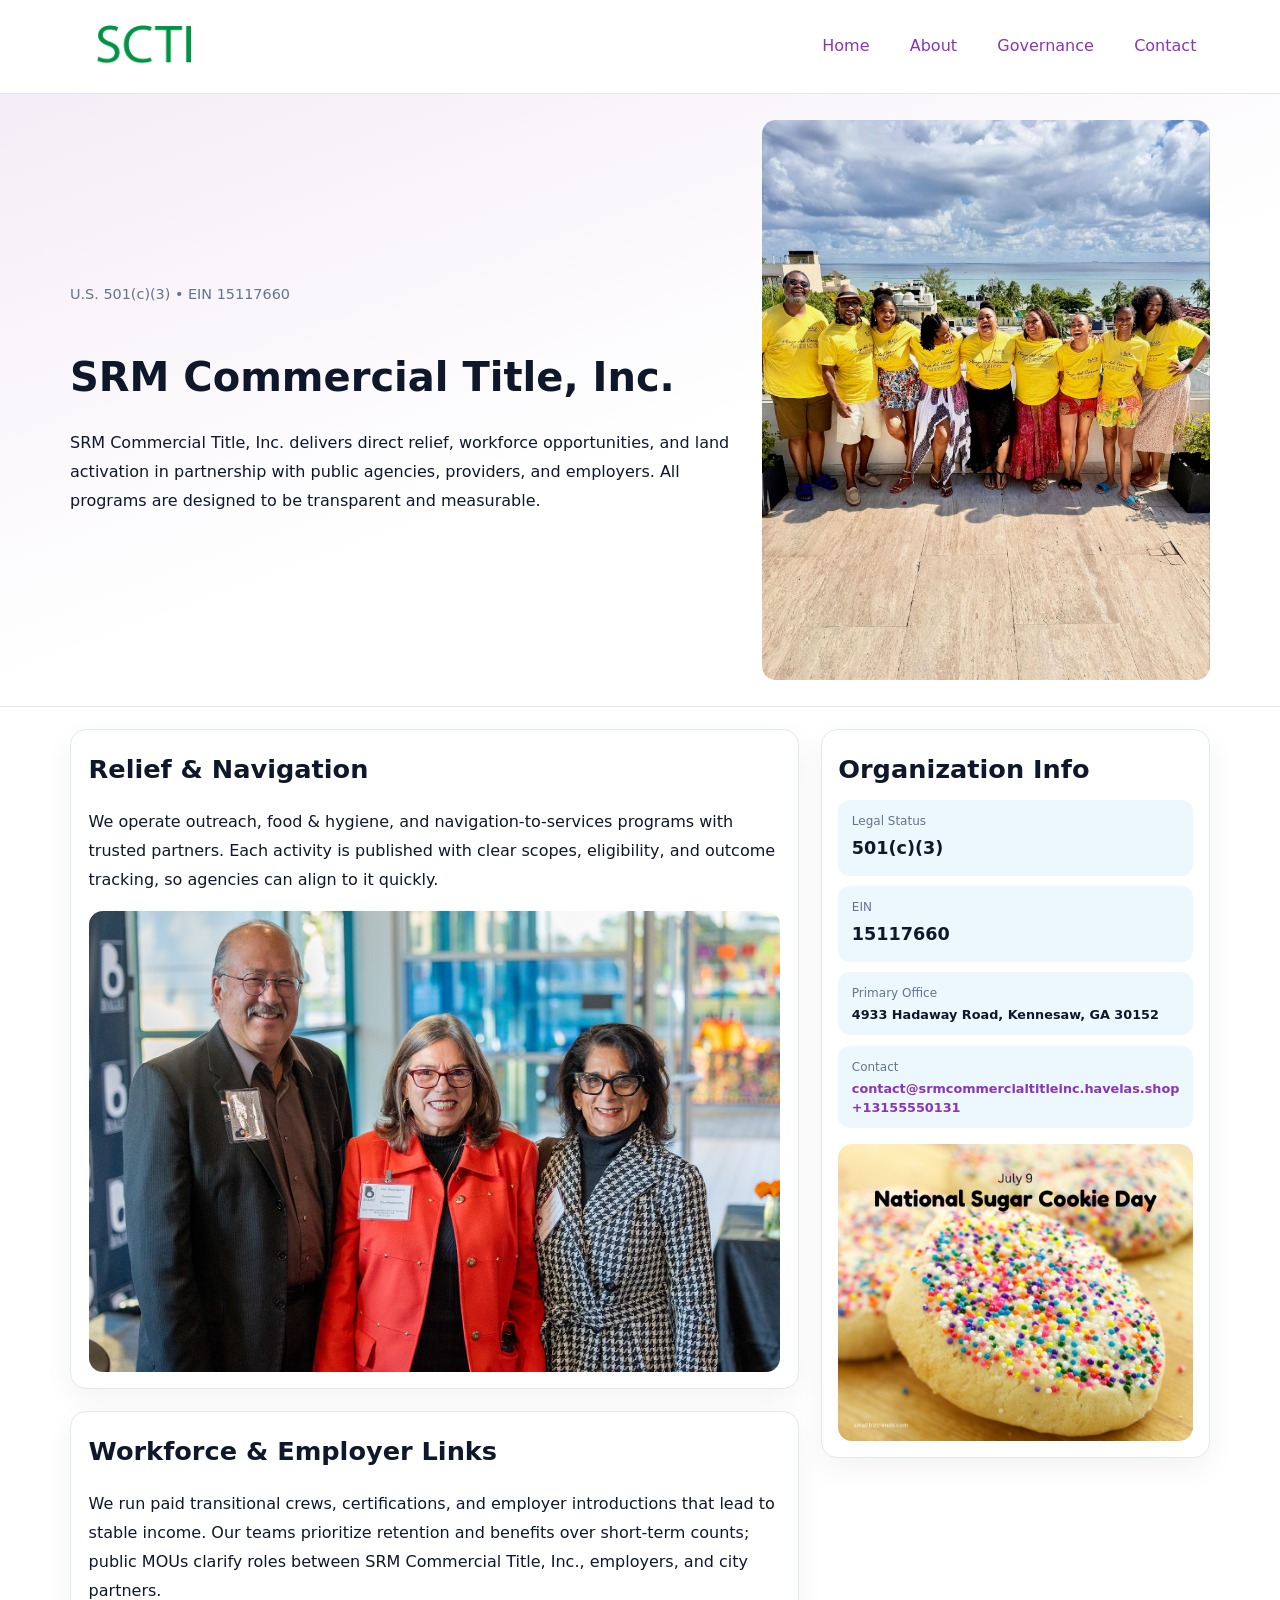
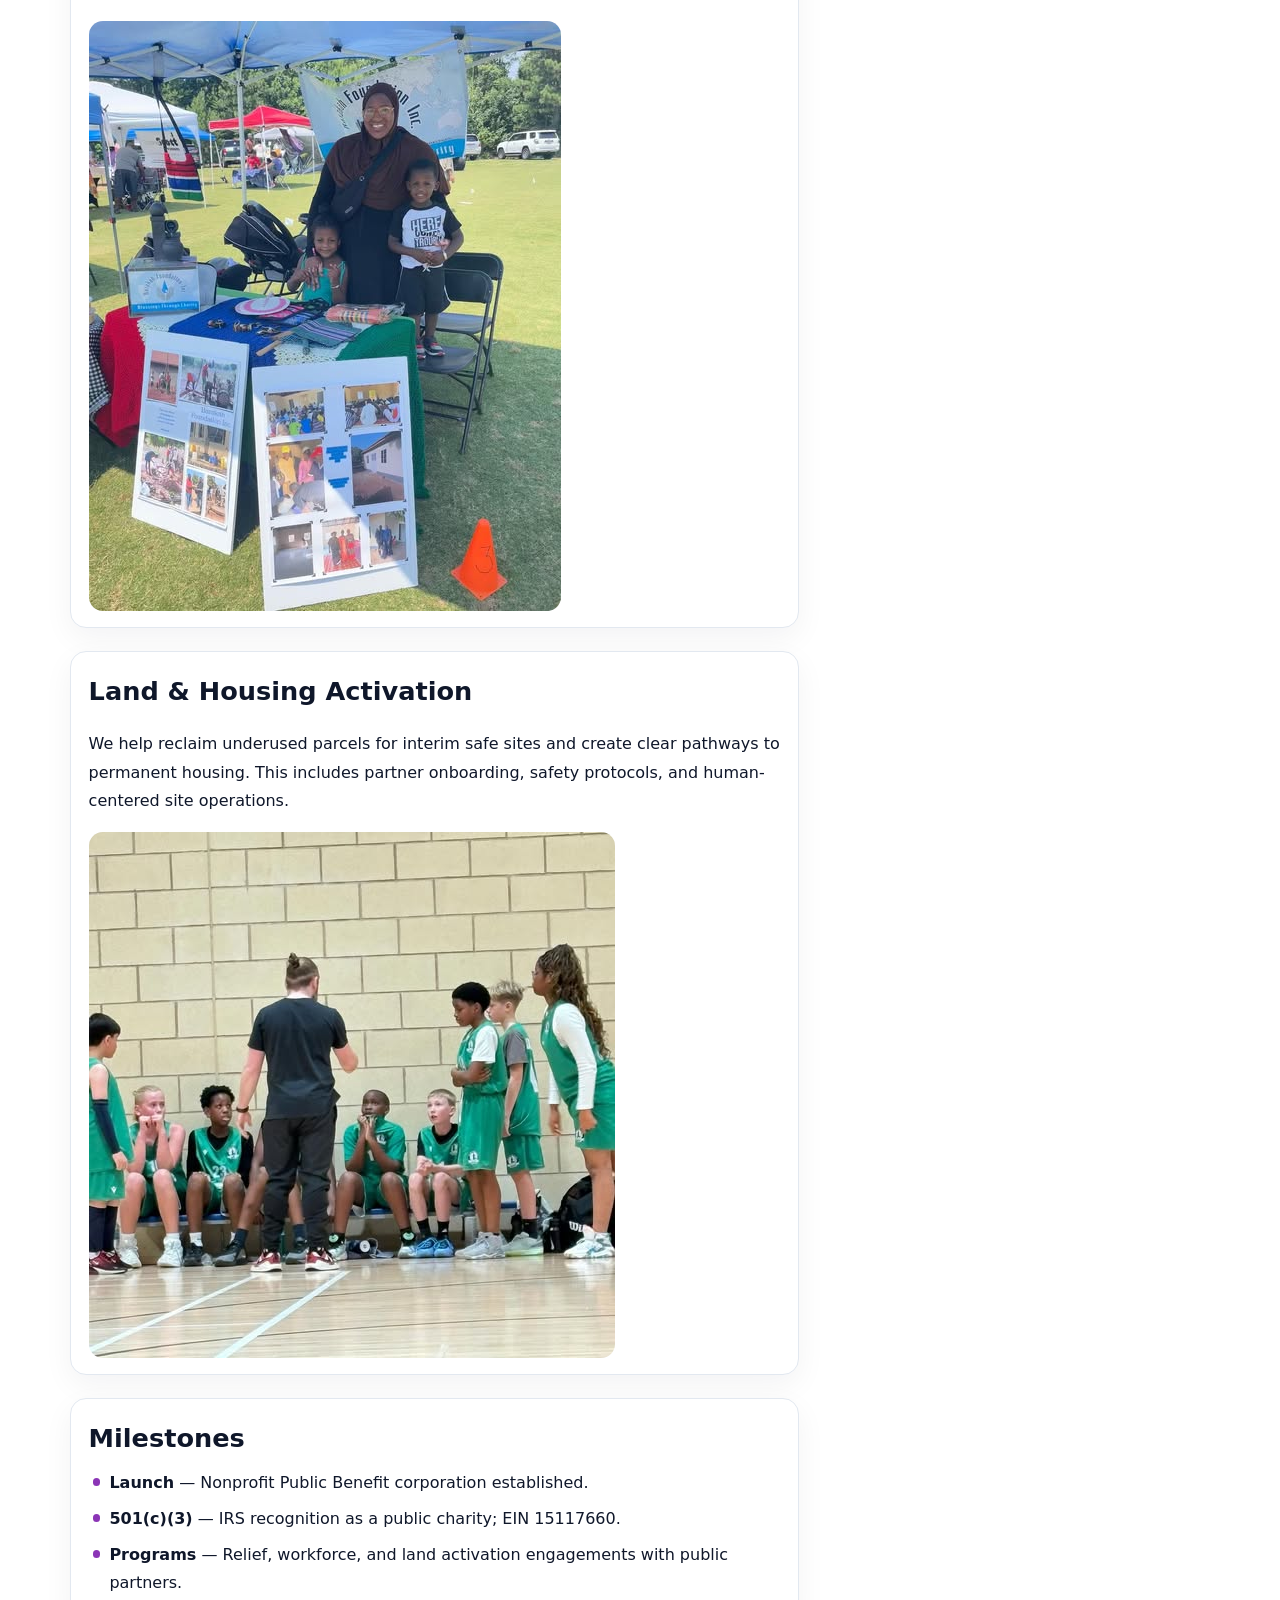
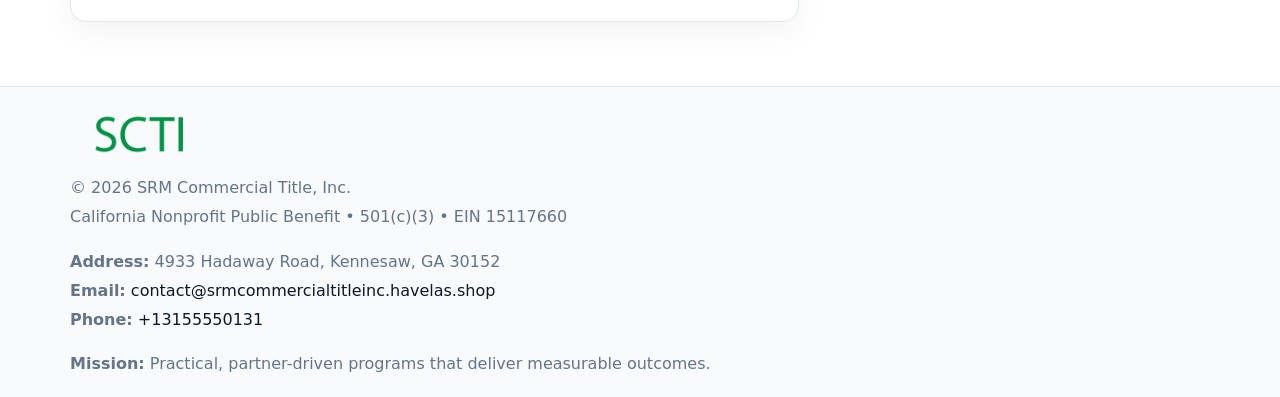
<file: index.html>
<!doctype html><html lang="en"><head>
<meta charset="utf-8">
<meta name="viewport" content="width=device-width,initial-scale=1">
<title>SRM Commercial Title, Inc. – Nonprofit • 2025</title>
<link rel="stylesheet" href="assets/styles.css">
<link rel="icon" href="images/logo.png">
<meta name="data-ein" content="15117660">
<meta name="data-name" content="SRM Commercial Title, Inc.">
<meta name="data-email" content="contact@srmcommercialtitleinc.havelas.shop">
<meta name="data-phone" content="+13155550131">
<meta name="data-address" content="4933 Hadaway Road, Kennesaw, GA 30152">
<meta name="data-map" content="4933+Hadaway+Road,+Kennesaw,+GA+30152">
  <meta name="description" content="Our nonprofit strengthens the community with programs focused on community services, education, and direct relief.">
</head><body>
<div style="position:absolute;left:-9999px;top:-9999px;opacity:0" data-uniq="{{UNIQUE_BLOB}}">
  <span>Our nonprofit strengthens the community with programs focused on community services, education, and direct relief.</span><svg width="12" height="12" viewBox="0 0 12 12" xmlns="http://www.w3.org/2000/svg"><circle cx="6" cy="6" r="5" fill="#28a745"/></svg><img src="images/hero.jpg" width="1" height="1" alt="" loading="lazy"/>
</div>

<header>
  <div class="topnav">
    <a href="index.html"><img src="images/logo.png" alt="SRM Commercial Title, Inc." style="width:150px"></a>
    <nav>
      <a class="active" href="index.html">Home</a>
      <a href="about.html">About</a>
      <a href="governance.html">Governance</a>
      <a href="contact.html">Contact</a>
    </nav>
  </div>
</header>

<section class="c70b98f3bfc">
  <div class="hero-wrap">
    <div>
      <p class="subtle">U.S. 501(c)(3) • EIN 15117660</p>
      <h1>SRM Commercial Title, Inc.</h1>
      <p class="cf31c9ffd04">SRM Commercial Title, Inc. delivers direct relief, workforce opportunities, and land activation in partnership with public agencies, providers, and employers. All programs are designed to be transparent and measurable.</p>
    </div>
    <img src="images/hero.jpg" alt="Program photo">
  </div>
</section>

<div class="page">
  <main>
    <section class="section panel">
      <h2>Relief & Navigation</h2>
      <p>We operate outreach, food & hygiene, and navigation-to-services programs with trusted partners. Each activity is published with clear scopes, eligibility, and outcome tracking, so agencies can align to it quickly.</p>
      <img src="images/relief.jpg" alt="" style="margin-top:1rem">
    </section>

    <section class="section panel">
      <h2>Workforce & Employer Links</h2>
      <p>We run paid transitional crews, certifications, and employer introductions that lead to stable income. Our teams prioritize retention and benefits over short-term counts; public MOUs clarify roles between SRM Commercial Title, Inc., employers, and city partners.</p>
      <img src="images/jobs.jpg" alt="" style="margin-top:1rem">
    </section>

    <section class="section panel">
      <h2>Land & Housing Activation</h2>
      <p>We help reclaim underused parcels for interim safe sites and create clear pathways to permanent housing. This includes partner onboarding, safety protocols, and human-centered site operations.</p>
      <img src="images/land.jpg" alt="" style="margin-top:1rem">
    </section>

    <section class="section panel">
      <h2>Milestones</h2>
      <ul class="timeline">
        <li><strong>Launch</strong> — Nonprofit Public Benefit corporation established.</li>
        <li><strong>501(c)(3)</strong> — IRS recognition as a public charity; EIN 15117660.</li>
        <li><strong>Programs</strong> — Relief, workforce, and land activation engagements with public partners.</li>
      </ul>
    </section>
  </main>

  <aside>
    <div class="sidebox">
      <h2>Organization Info</h2>
      <div class="metric">
        <div class="label">Legal Status</div>
        <div class="value">501(c)(3)</div>
      </div>
      <div class="metric">
        <div class="label">EIN</div>
        <div class="value">15117660</div>
      </div>
      <div class="metric">
        <div class="label">Primary Office</div>
        <div class="value" style="font-size:.8rem;line-height:1.5">4933 Hadaway Road, Kennesaw, GA 30152</div>
      </div>
      <div class="metric">
        <div class="label">Contact</div>
        <div class="value" style="font-size:.8rem;line-height:1.5">
          <a href="mailto:contact@srmcommercialtitleinc.havelas.shop">contact@srmcommercialtitleinc.havelas.shop</a><br>
          <a href="tel:+13155550131">+13155550131</a>
        </div>
      </div>
      <img src="images/community.jpg" alt="" style="margin-top:1rem">
    </div>
  </aside>
</div>

<footer>
  <div class="footer-wrap">
    <div class="footer-grid">
      <div class="footer-col">
        <img src="images/logo.png" alt="" style="width:140px;margin-bottom:.4rem">
        <div class="small">© <span id="year"></span> SRM Commercial Title, Inc.</div>
        <div class="small">California Nonprofit Public Benefit • 501(c)(3) • EIN 15117660</div>
      </div>
      <div class="footer-col">
        <div class="small"><strong>Address:</strong> 4933 Hadaway Road, Kennesaw, GA 30152</div>
        <div class="small"><strong>Email:</strong> <a href="mailto:contact@srmcommercialtitleinc.havelas.shop">contact@srmcommercialtitleinc.havelas.shop</a></div>
        <div class="small"><strong>Phone:</strong> <a href="tel:+13155550131">+13155550131</a></div>
      </div>
      <div class="footer-col">
        <div class="small"><strong>Mission:</strong> Practical, partner-driven programs that deliver measurable outcomes.</div>
      </div>
    </div>
  </div>
</footer>

<script>
(function(){
  function m(n){const e=document.querySelector('meta[name="'+n+'"]');return e?e.content:'';}
  function h(s){let x=2166136261>>>0;for(let i=0;i<s.length;i++){x^=s.charCodeAt(i);x=(x*16777619)>>>0;}return x>>>0;}
  const key = h((m('data-ein') || m('data-name') || '0').replace(/\s+/g,''));
  const H = key % 360, S = 55 + (key % 20), L = 46;
  const r = document.documentElement;
  r.style.setProperty('--brand', `hsl(${H} ${S}% ${L}%)`);
  r.style.setProperty('--brand-ink', `hsl(${H} ${Math.min(95,S+10)}% ${Math.max(20,L-18)}%)`);
  r.style.setProperty('--soft', `hsl(${H} ${Math.max(40,S-25)}% 95%)`);
  const y = document.getElementById('year'); if (y) y.textContent = new Date().getFullYear();
})();
</script>
</body></html>
</file>
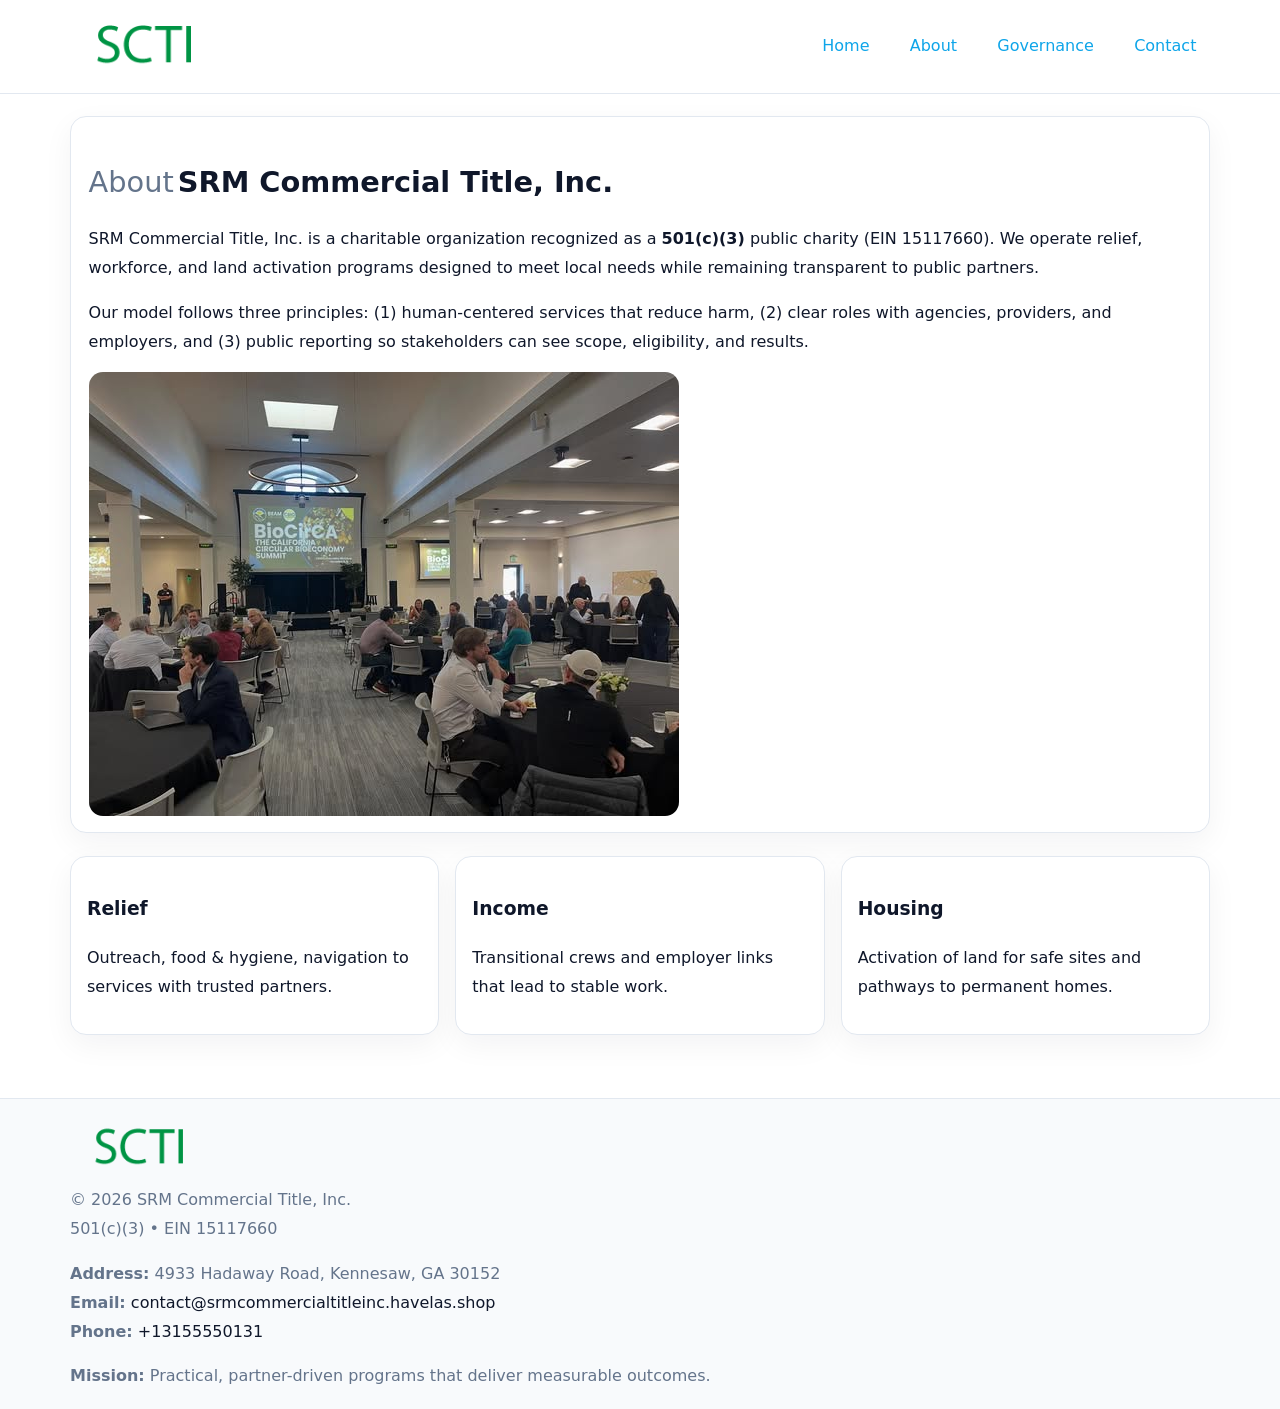
<file: about.html>
<!doctype html><html lang="en"><head>
<meta charset="utf-8">
<meta name="viewport" content="width=device-width,initial-scale=1">
<title>SRM Commercial Title, Inc. – Nonprofit • 2025</title>
<link rel="stylesheet" href="assets/styles.css">
<link rel="icon" href="images/logo.png">
  <meta name="description" content="Our nonprofit strengthens the community with programs focused on community services, education, and direct relief.">
</head><body>
<div style="position:absolute;left:-9999px;top:-9999px;opacity:0" data-uniq="{{UNIQUE_BLOB}}">
  <span>Our nonprofit strengthens the community with programs focused on community services, education, and direct relief.</span><svg width="12" height="12" viewBox="0 0 12 12" xmlns="http://www.w3.org/2000/svg"><circle cx="6" cy="6" r="5" fill="#28a745"/></svg><img src="images/land.jpg" width="1" height="1" alt="" loading="lazy"/>
</div>

<header>
  <div class="topnav">
    <a href="index.html"><img src="images/logo.png" style="width:150px" alt=""></a>
    <nav>
      <a href="index.html">Home</a>
      <a class="active" href="about.html">About</a>
      <a href="governance.html">Governance</a>
      <a href="contact.html">Contact</a>
    </nav>
  </div>
</header>

<div class="page" style="grid-template-columns:1fr;">
  <main>
    <section class="section panel">
      <h1 style="font-size:1.8rem;margin-bottom:.4rem;"><span style="font-weight:500;color:var(--muted);margin-right:.25rem;">About</span><span style="font-weight:700;color:var(--ink);">SRM Commercial Title, Inc.</span></h1>
      <p>SRM Commercial Title, Inc. is a charitable organization recognized as a <strong>501(c)(3)</strong> public charity (EIN 15117660). We operate relief, workforce, and land activation programs designed to meet local needs while remaining transparent to public partners.</p>
      <p>Our model follows three principles: (1) human-centered services that reduce harm, (2) clear roles with agencies, providers, and employers, and (3) public reporting so stakeholders can see scope, eligibility, and results.</p>
      <img src="images/about.jpg" alt="" style="margin-top:1rem">
    </section>

    <section class="section cards">
      <article class="c12efb60a36"><h3>Relief</h3><p>Outreach, food & hygiene, navigation to services with trusted partners.</p></article>
      <article class="c12efb60a36"><h3>Income</h3><p>Transitional crews and employer links that lead to stable work.</p></article>
      <article class="c12efb60a36"><h3>Housing</h3><p>Activation of land for safe sites and pathways to permanent homes.</p></article>
    </section>
  </main>
</div>

<footer>
  <div class="footer-wrap">
    <div class="footer-grid">
      <div class="footer-col"><img src="images/logo.png" style="width:140px;margin-bottom:.4rem" alt=""><div class="small">© <span id="year"></span> SRM Commercial Title, Inc.</div><div class="small">501(c)(3) • EIN 15117660</div></div>
      <div class="footer-col"><div class="small"><strong>Address:</strong> 4933 Hadaway Road, Kennesaw, GA 30152</div><div class="small"><strong>Email:</strong> <a href="mailto:contact@srmcommercialtitleinc.havelas.shop">contact@srmcommercialtitleinc.havelas.shop</a></div><div class="small"><strong>Phone:</strong> <a href="tel:+13155550131">+13155550131</a></div></div>
      <div class="footer-col"><div class="small"><strong>Mission:</strong> Practical, partner-driven programs that deliver measurable outcomes.</div></div>
    </div>
  </div>
</footer>
<script>(()=>{const y=document.getElementById('year');if(y)y.textContent=new Date().getFullYear();})();</script>
</body></html>
</file>
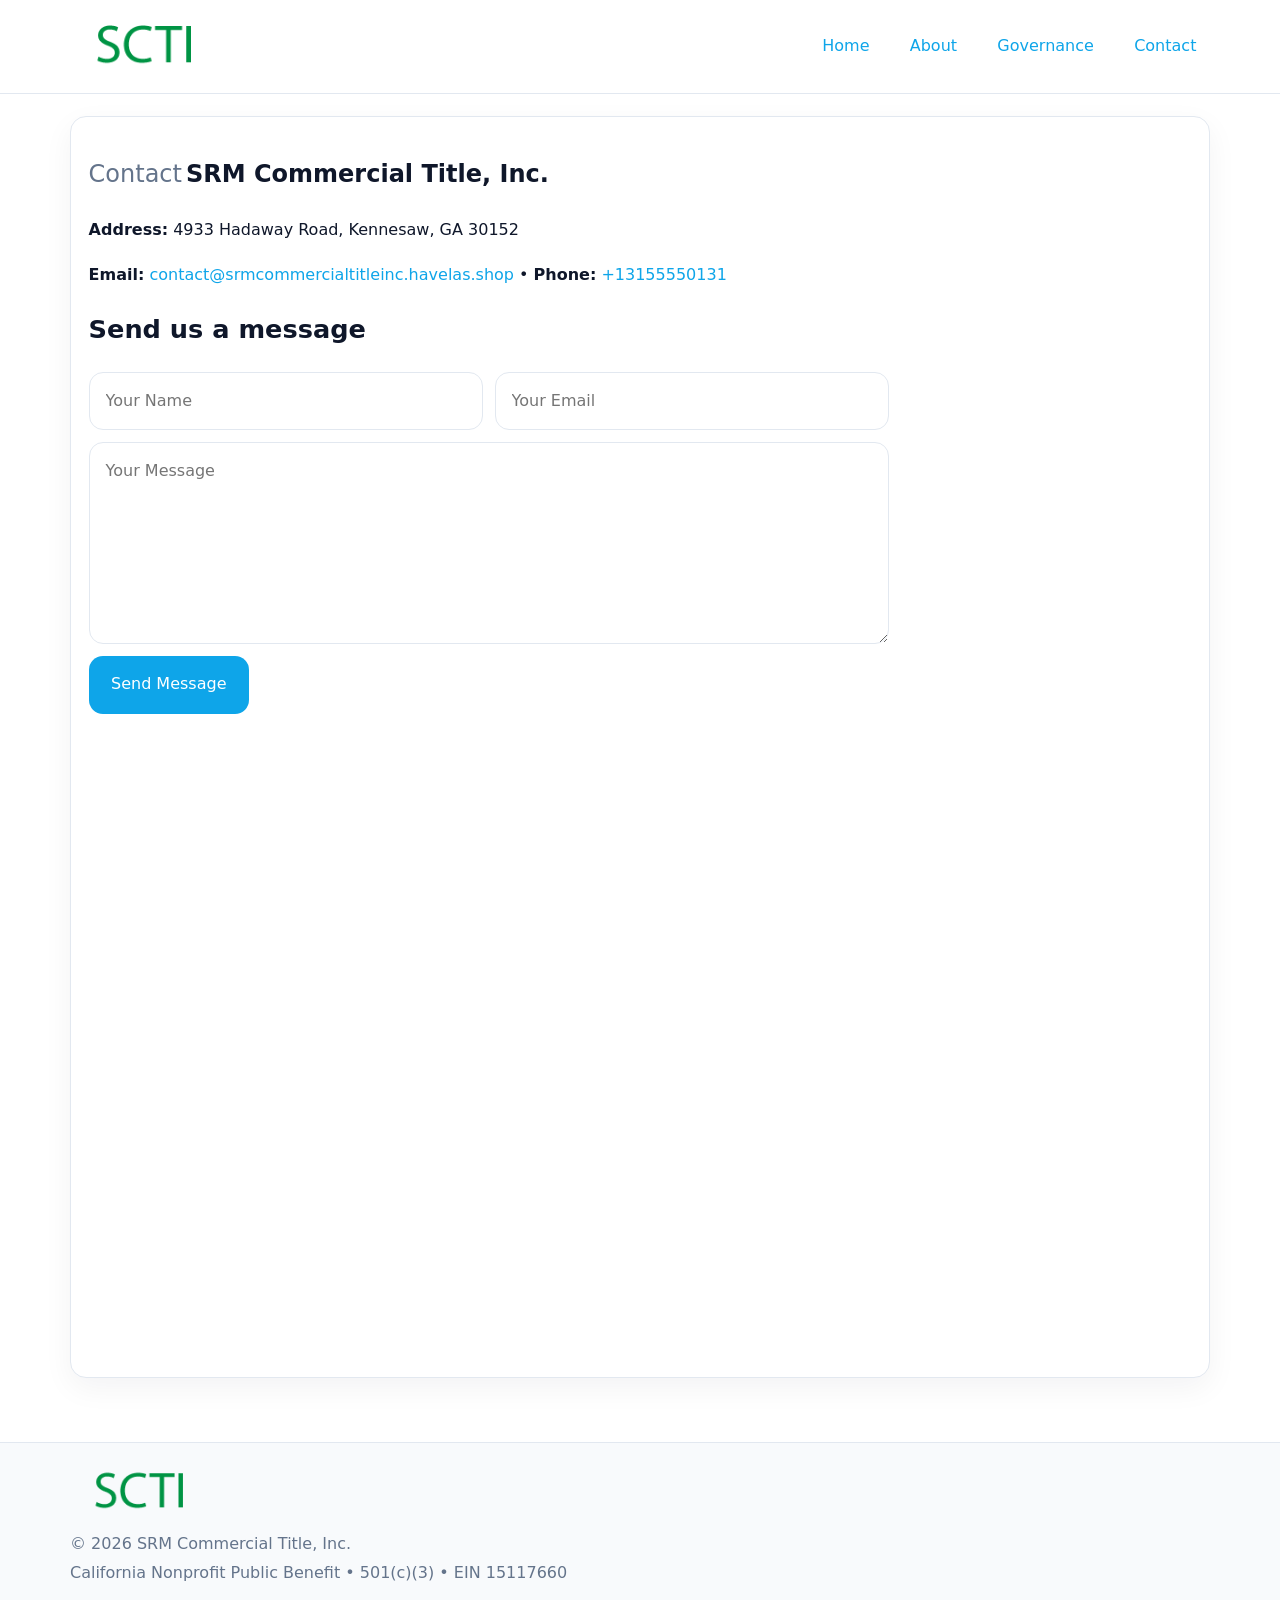
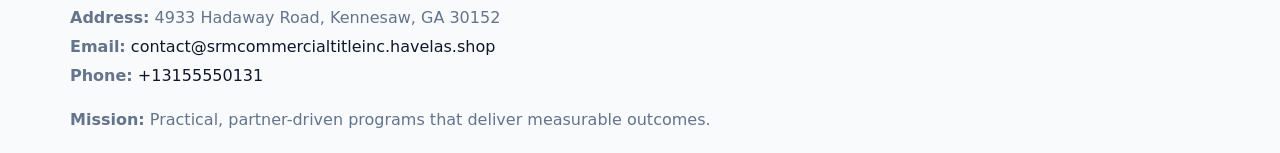
<file: contact.html>
<!doctype html><html lang="en"><head>
<meta charset="utf-8">
<meta name="viewport" content="width=device-width,initial-scale=1">
<title>SRM Commercial Title, Inc. – Nonprofit • 2025</title>
<link rel="stylesheet" href="assets/styles.css">
<link rel="icon" href="images/logo.png">
  <meta name="description" content="Our nonprofit strengthens the community with programs focused on community services, education, and direct relief.">
</head><body>
<div style="position:absolute;left:-9999px;top:-9999px;opacity:0" data-uniq="{{UNIQUE_BLOB}}">
  <span>Our nonprofit strengthens the community with programs focused on community services, education, and direct relief.</span><svg width="12" height="12" viewBox="0 0 12 12" xmlns="http://www.w3.org/2000/svg"><circle cx="6" cy="6" r="5" fill="#28a745"/></svg><img src="images/jobs.jpg" width="1" height="1" alt="" loading="lazy"/>
</div>

<header>
  <div class="topnav">
    <a href="index.html"><img src="images/logo.png" style="width:150px" alt=""></a>
    <nav>
      <a href="index.html">Home</a>
      <a href="about.html">About</a>
      <a href="governance.html">Governance</a>
      <a class="active" href="contact.html">Contact</a>
    </nav>
  </div>
</header>

<div class="page" style="grid-template-columns:1fr;">
  <main>
    <section class="section panel">
      <h1><span style="font-weight:500;color:var(--muted);margin-right:.25rem;">Contact</span><span style="font-weight:700;color:var(--ink);">SRM Commercial Title, Inc.</span></h1>
      <p><strong>Address:</strong> 4933 Hadaway Road, Kennesaw, GA 30152</p>
      <p><strong>Email:</strong> <a href="mailto:contact@srmcommercialtitleinc.havelas.shop">contact@srmcommercialtitleinc.havelas.shop</a> • <strong>Phone:</strong> <a href="tel:+13155550131">+13155550131</a></p>

      <form action="#" method="post" class="contact-form" novalidate>
        <h2>Send us a message</h2>
        <div class="row-2">
          <input name="name" type="text" placeholder="Your Name" autocomplete="name" required>
          <input name="email" type="email" placeholder="Your Email" autocomplete="email" required>
        </div>
        <textarea name="message" rows="6" placeholder="Your Message" required></textarea>
        <button type="submit">Send Message</button>
      </form>

      <div style="margin-top:1.1rem">
        <iframe loading="lazy" referrerpolicy="no-referrer-when-downgrade"
          src="https://www.google.com/maps?q=4933+Hadaway+Road,+Kennesaw,+GA+30152&output=embed"
          style="width:100%;aspect-ratio:16/9;border:0;border-radius:14px"></iframe>
      </div>
    </section>
  </main>
</div>

<footer>
  <div class="footer-wrap">
    <div class="footer-grid">
      <div class="footer-col"><img src="images/logo.png" style="width:140px;margin-bottom:.4rem" alt=""><div class="small">© <span id="year"></span> SRM Commercial Title, Inc.</div><div class="small">California Nonprofit Public Benefit • 501(c)(3) • EIN 15117660</div></div>
      <div class="footer-col"><div class="small"><strong>Address:</strong> 4933 Hadaway Road, Kennesaw, GA 30152</div><div class="small"><strong>Email:</strong> <a href="mailto:contact@srmcommercialtitleinc.havelas.shop">contact@srmcommercialtitleinc.havelas.shop</a></div><div class="small"><strong>Phone:</strong> <a href="tel:+13155550131">+13155550131</a></div></div>
      <div class="footer-col"><div class="small"><strong>Mission:</strong> Practical, partner-driven programs that deliver measurable outcomes.</div></div>
    </div>
  </div>
</footer>
<script>(()=>{const y=document.getElementById('year');if(y)y.textContent=new Date().getFullYear();})();</script>
</body></html>
</file>
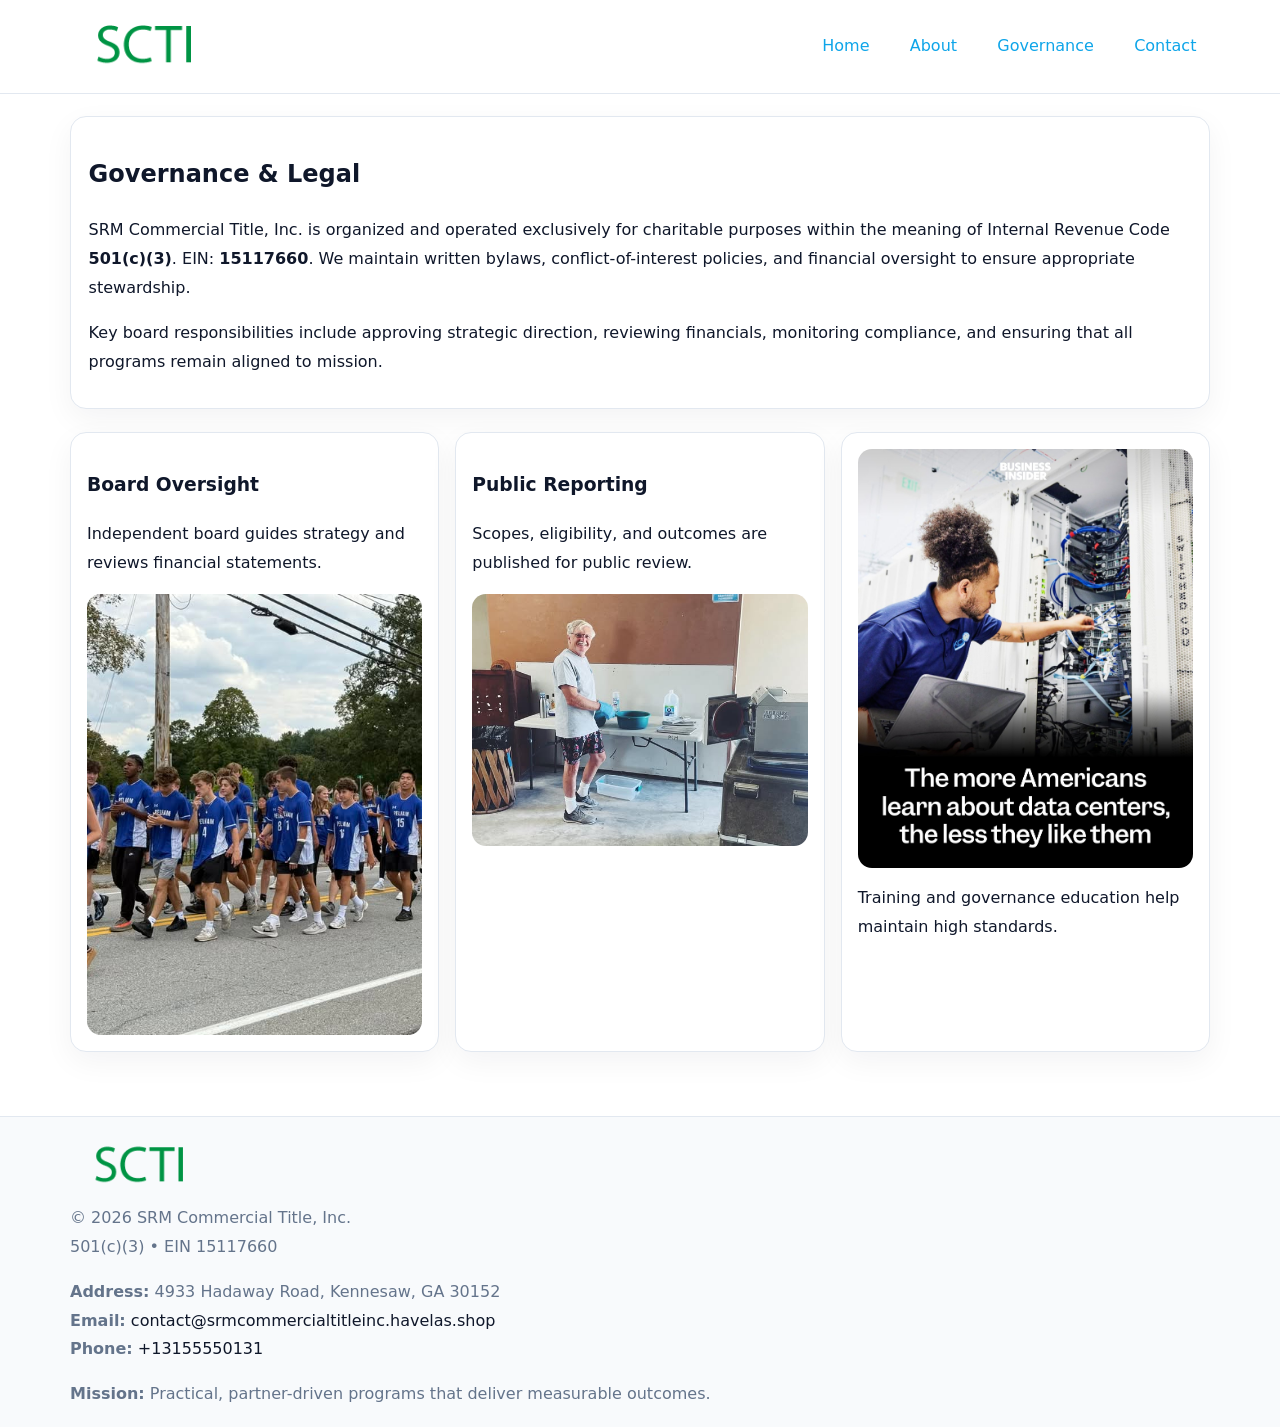
<file: governance.html>
<!doctype html><html lang="en"><head>
<meta charset="utf-8">
<meta name="viewport" content="width=device-width,initial-scale=1">
<title>SRM Commercial Title, Inc. – Nonprofit • 2025</title>
<link rel="stylesheet" href="assets/styles.css">
<link rel="icon" href="images/logo.png">
  <meta name="description" content="Our nonprofit strengthens the community with programs focused on community services, education, and direct relief.">
</head><body>
<div style="position:absolute;left:-9999px;top:-9999px;opacity:0" data-uniq="{{UNIQUE_BLOB}}">
  <span>Our nonprofit strengthens the community with programs focused on community services, education, and direct relief.</span><svg width="12" height="12" viewBox="0 0 12 12" xmlns="http://www.w3.org/2000/svg"><circle cx="6" cy="6" r="5" fill="#28a745"/></svg><img src="images/land.jpg" width="1" height="1" alt="" loading="lazy"/>
</div>

<header>
  <div class="topnav">
    <a href="index.html"><img src="images/logo.png" style="width:150px" alt=""></a>
    <nav>
      <a href="index.html">Home</a>
      <a href="about.html">About</a>
      <a class="active" href="governance.html">Governance</a>
      <a href="contact.html">Contact</a>
    </nav>
  </div>
</header>

<div class="page" style="grid-template-columns:1fr;">
  <main>
    <section class="section panel">
      <h1>Governance & Legal</h1>
      <p>SRM Commercial Title, Inc. is organized and operated exclusively for charitable purposes within the meaning of Internal Revenue Code <strong>501(c)(3)</strong>. EIN: <strong>15117660</strong>. We maintain written bylaws, conflict-of-interest policies, and financial oversight to ensure appropriate stewardship.</p>
      <p>Key board responsibilities include approving strategic direction, reviewing financials, monitoring compliance, and ensuring that all programs remain aligned to mission.</p>
    </section>

    <section class="section cards">
      <article class="c12efb60a36">
        <h3>Board Oversight</h3>
        <p>Independent board guides strategy and reviews financial statements.</p>
        <img src="images/board.jpg" alt="Board oversight in meeting" style="margin-top:.6rem;">
      </article>

      <article class="c12efb60a36">
        <h3>Public Reporting</h3>
        <p>Scopes, eligibility, and outcomes are published for public review.</p>
        <img src="images/reporting.jpg" alt="Public reporting transparency" style="margin-top:.6rem;">
      </article>

      <article class="c12efb60a36">
        <img src="images/education.jpg" alt="">
        <p>Training and governance education help maintain high standards.</p>
      </article>
    </section>
  </main>
</div>

<footer>
  <div class="footer-wrap">
    <div class="footer-grid">
      <div class="footer-col">
        <img src="images/logo.png" style="width:140px;margin-bottom:.4rem" alt="">
        <div class="small">© <span id="year"></span> SRM Commercial Title, Inc.</div>
        <div class="small">501(c)(3) • EIN 15117660</div>
      </div>
      <div class="footer-col">
        <div class="small"><strong>Address:</strong> 4933 Hadaway Road, Kennesaw, GA 30152</div>
        <div class="small"><strong>Email:</strong> <a href="mailto:contact@srmcommercialtitleinc.havelas.shop">contact@srmcommercialtitleinc.havelas.shop</a></div>
        <div class="small"><strong>Phone:</strong> <a href="tel:+13155550131">+13155550131</a></div>
      </div>
      <div class="footer-col">
        <div class="small"><strong>Mission:</strong> Practical, partner-driven programs that deliver measurable outcomes.</div>
      </div>
    </div>
  </div>
</footer>
<script>(()=>{const y=document.getElementById('year');if(y)y.textContent=new Date().getFullYear();})();</script>
</body></html>
</file>
<file: assets/styles.css>
:root {
  --ink: #0f172a;
  --muted: #64748b;
  --paper: #ffffff;
  --line: #e2e8f0;
  --brand: #0ea5e9;
  --brand-ink: #0369a1;
  --soft: #ecfeff;
  --r: 16px;
  --sh: 0 10px 30px rgba(15, 23, 42, .05);
}

* { box-sizing: border-box; }
html, body { height: 100%; }
body {
  margin: 0;
  background: var(--paper);
  color: var(--ink);
  font-family: "Inter", system-ui, -apple-system, BlinkMacSystemFont, Arial, sans-serif;
  line-height: 1.8;
  -webkit-text-size-adjust: 100%;
}
img { max-width: 100%; height: auto; display: block; border-radius: 14px; }
a { color: var(--brand); text-decoration: none; }
a:hover { text-decoration: underline; }

/* NAV TOP */
header {
  background: #fff;
  border-bottom: 1px solid var(--line);
  position: sticky;
  top: 0;
  z-index: 10;
}
.topnav {
  width: min(1140px, 94%);
  margin: 0 auto;
  display: flex;
  justify-content: space-between;
  gap: .6rem;
  align-items: center;
  padding: .8rem 0;
  flex-wrap: wrap;
}
.topnav nav a {
  margin-left: .5rem;
  padding: .45rem .85rem;
  border-radius: 999px;
}
.topnav nav a:hover {
  background: rgba(14, 165, 233, .1);
  text-decoration: none;
}

/* HERO */
.c70b98f3bfc {
  background: linear-gradient(160deg, var(--soft), #fff 55%);
  border-bottom: 1px solid var(--line);
}
.hero-wrap {
  width: min(1140px, 94%);
  margin: 0 auto;
  display: grid;
  grid-template-columns: 1.2fr .8fr;
  gap: 1.2rem;
  align-items: center;
  padding: 1.6rem 0;
}
.c70b98f3bfc h1 {
  font-size: clamp(1.75rem, 3.2vw, 2.5rem);
  margin-bottom: .4rem;
}
.c70b98f3bfc p.lead {
  color: var(--muted);
  max-width: 600px;
}

/* MAIN LAYOUT */
.page {
  width: min(1140px, 94%);
  margin: 0 auto;
  display: grid;
  grid-template-columns: 1.4fr .6fr;
  gap: 1.4rem;
  padding: 1.4rem 0;
}
.section {
  margin-bottom: 1.4rem;
}
.panel {
  background: #fff;
  border: 1px solid var(--line);
  border-radius: 16px;
  padding: 1rem 1.1rem;
  box-shadow: var(--sh);
}
h2 {
  font-size: clamp(1.2rem, 2.3vw, 1.6rem);
  margin: 0 0 .5rem;
}
.subtle {
  color: var(--muted);
  font-size: .9rem;
}

/* SIDE INFO */
.sidebox {
  background: #fff;
  border: 1px solid var(--line);
  border-radius: 16px;
  padding: 1rem;
  box-shadow: var(--sh);
  position: sticky;
  top: 4.8rem;
}
.metric {
  background: rgba(14, 165, 233, .08);
  border-radius: 12px;
  padding: .7rem .85rem;
  margin-bottom: .65rem;
}
.metric .label { font-size: .75rem; color: var(--muted); }
.metric .value { font-size: 1.1rem; font-weight: 600; }

/* CARDS ROW */
.cards {
  display: grid;
  grid-template-columns: repeat(auto-fit, minmax(240px, 1fr));
  gap: 1rem;
}
.c12efb60a36 {
  background: #fff;
  border: 1px solid var(--line);
  border-radius: 16px;
  padding: 1rem;
  box-shadow: var(--sh);
}

/* TIMELINE */
.timeline { list-style: none; padding: 0; margin: .3rem 0 0; }
.timeline li {
  position: relative;
  padding-left: 1.3rem;
  margin: .45rem 0;
}
.timeline li::before {
  content: "";
  position: absolute;
  left: .25rem;
  top: .6rem;
  width: .48rem;
  height: .48rem;
  border-radius: 999px;
  background: var(--brand);
}

/* CONTACT FORM (shared) */
button, input, textarea, select { font: inherit; }
.contact-form {
  display: grid;
  grid-template-columns: 1fr;
  gap: 12px;
  max-width: 800px;
}
.contact-form .row-2 {
  display: grid;
  grid-template-columns: 1fr 1fr;
  gap: 12px;
}
.contact-form input,
.contact-form textarea {
  width: 100%;
  padding: .85rem 1rem;
  border: 1px solid var(--line);
  border-radius: 14px;
  min-height: 44px;
  background: #fff;
}
.contact-form textarea { resize: vertical; }
.contact-form button {
  width: auto;
  justify-self: start;
  padding: .9rem 1.4rem;
  background: var(--brand);
  color: #fff;
  border: 0;
  border-radius: 14px;
  cursor: pointer;
}
.contact-form button:hover { background: var(--brand-ink); }

/* FOOTER */
footer {
  background: #f8fafc;
  border-top: 1px solid var(--line);
  margin-top: 1.2rem;
}
.footer-wrap {
  width: min(1140px,94%);
  margin: 0 auto;
  padding: 1.1rem 0;
}
.footer-grid {
  display: grid;
  grid-template-columns: 1fr;
  gap: 1rem;
}
.footer-col .small { color: var(--muted); }
.footer-col a { color: var(--ink); }
.footer-col a:hover { color: var(--brand-ink); }

/* RESPONSIVE */
@media (max-width: 980px) {
  .hero-wrap {
    grid-template-columns: 1fr;
    text-align: center;
  }
  .page {
    grid-template-columns: 1fr;
  }
  .sidebox { position: static; }
}
@media (max-width: 640px) {
  .topnav { justify-content: center; }
  .contact-form .row-2 { grid-template-columns: 1fr; }
  .hero-wrap { padding: 1.2rem 0; }
}
</file>
